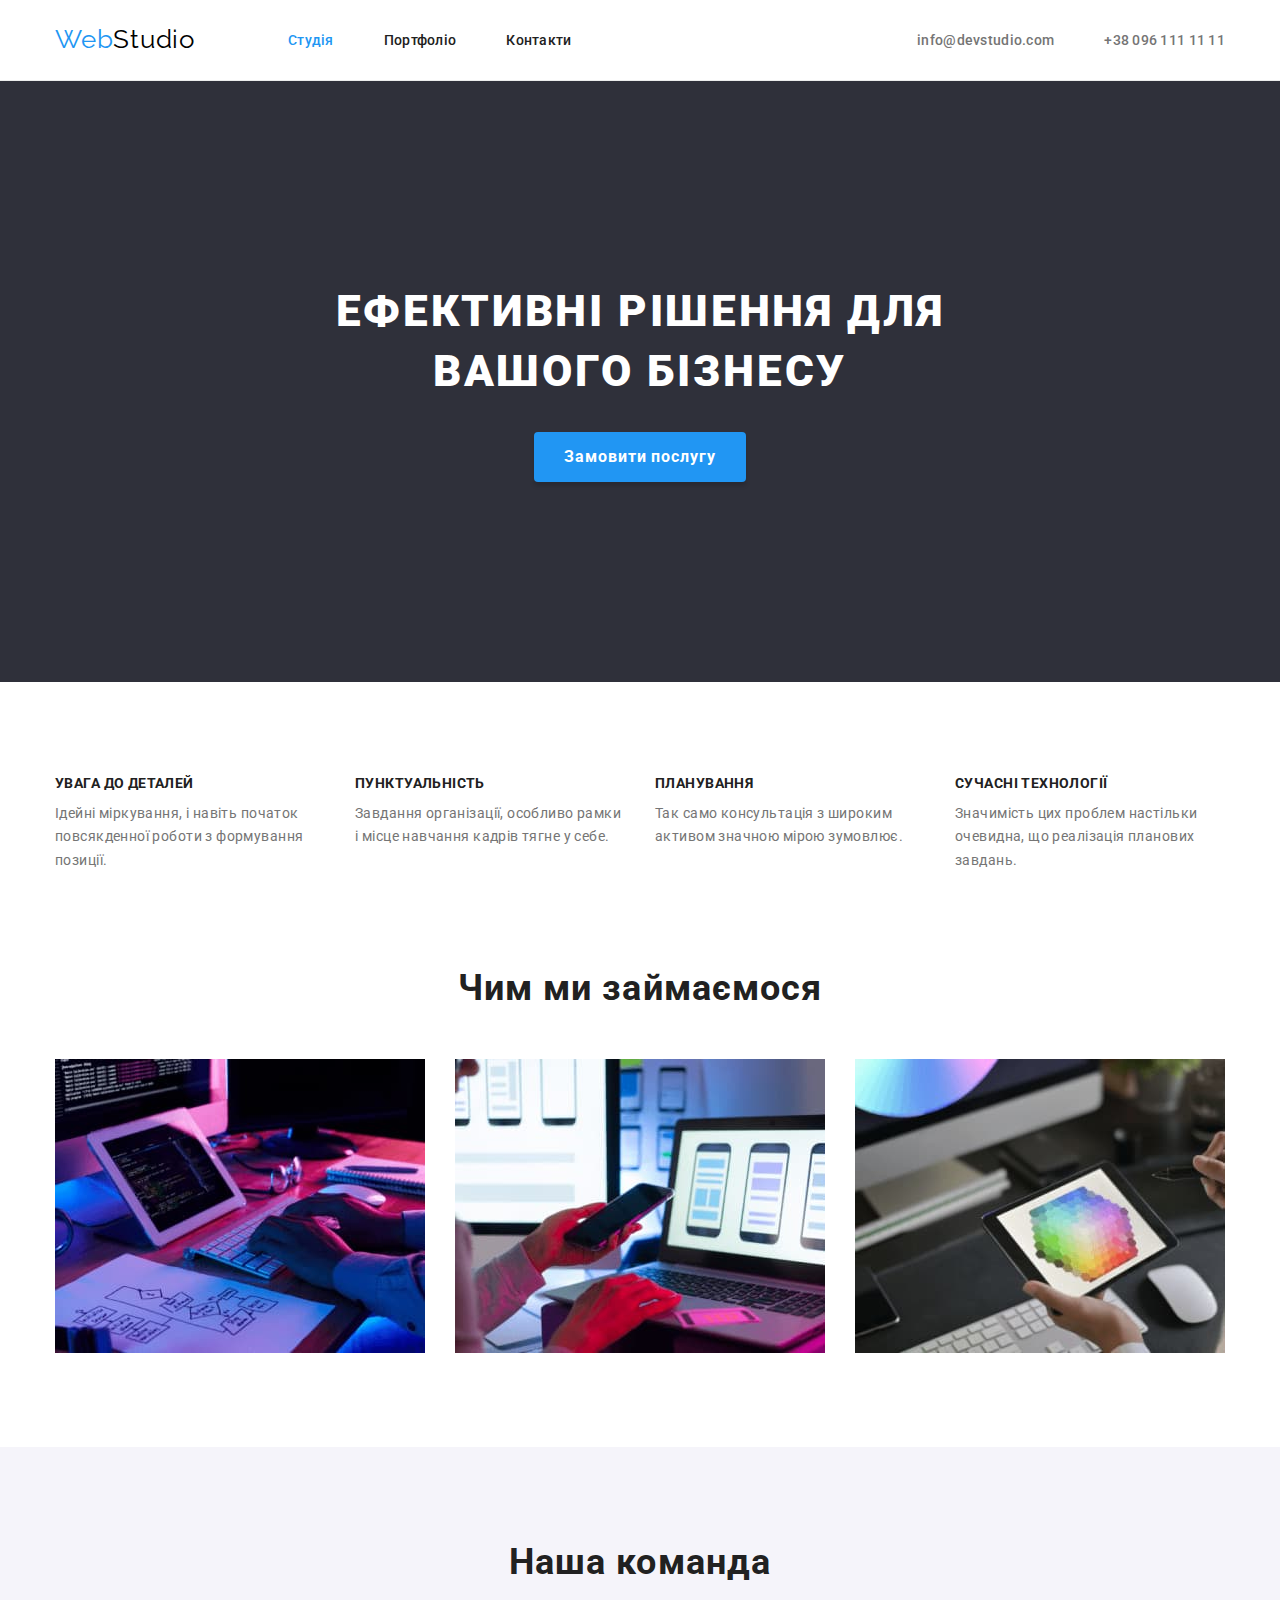
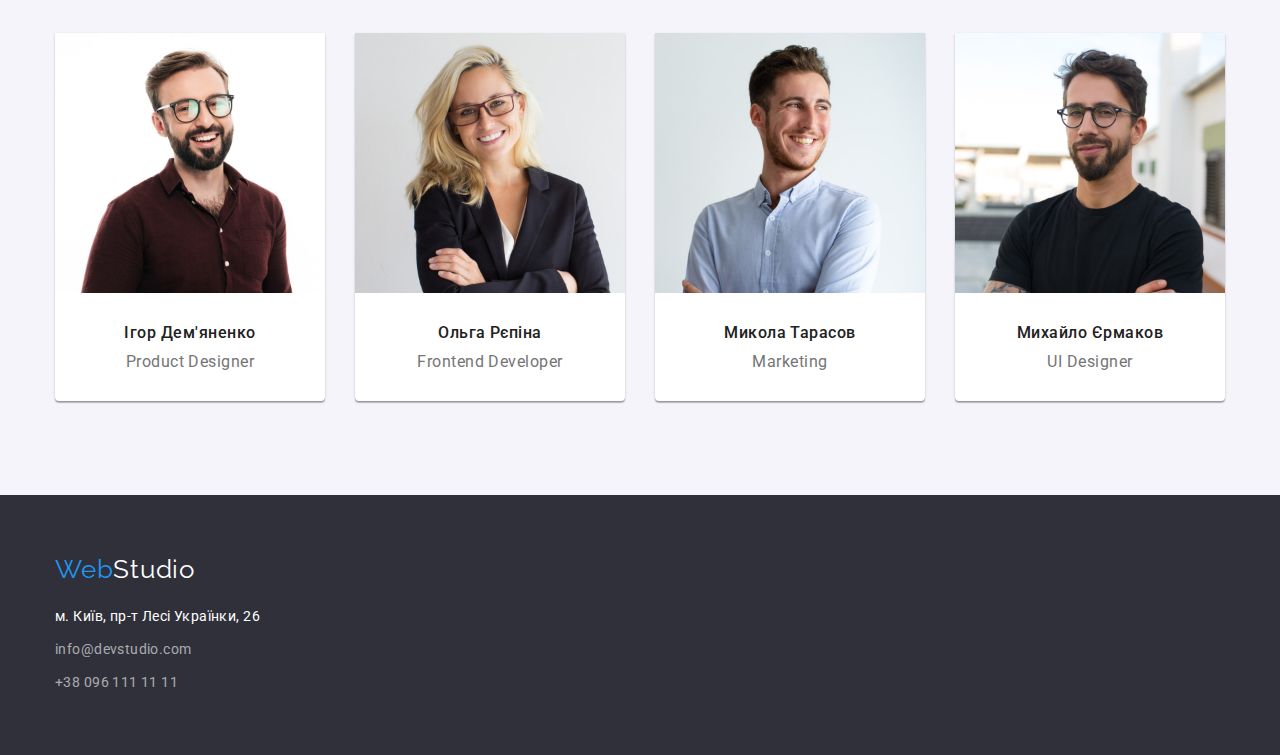
<file: index.html>
<!DOCTYPE html>
<html lang="uk">

<head>
    <meta charset="UTF-8">
    <meta name="viewport" content="width=device-width, initial-scale=1.0">
    <title>WebStudio</title>
    <link rel="stylesheet"
        href="https://cdnjs.cloudflare.com/ajax/libs/modern-normalize/2.0.0/modern-normalize.min.css">
    <link rel="stylesheet" href="./styles.css">
    <link
        href="https://fonts.googleapis.com/css2?family=Raleway:wght@700&family=Roboto:wght@400;500;700;900&display=swap"
        rel="stylesheet">
</head>

<body>

    <header class="border-box">

        <div class="container box-nav">
            <nav class="nav-menu">
                <a href="./index.html" class="logo"><span class="logo-item">Web</span>Studio</a>

                <ul class="list nopadding margine">
                    <li class="list-item"><a href="./index.html" class="link active link-item">Студія</a></li>
                    <li class="list-item"><a href="./portfolio.html" class="link link-item">Портфоліо</a></li>
                    <li class="list-item"><a href="" class="link link-item">Контакти</a></li>
                </ul>
            </nav>

            <ul class="list nav-menu nopadding">
                <li class="list-item"><a href="mailto:info@devstudio.com"
                        class="link address-link">info@devstudio.com</a></li>
                <li class="list-item"><a href="tel:+380961111111" class="link address-link">+38 096 111 11 11</a>
                </li>
            </ul>
        </div>

    </header>


    <main>

        <section class="order ">
            <div class="container">
                <h1 class="order-title">Ефективні рішення для вашого бізнесу</h1>
                <button class="order-button">Замовити послугу</button>
            </div>
        </section>



        <section class="section">
            <div class="container">
                <ul class="future-list list nopadding">
                    <li class="future-item">
                        <h3 class="future-title">Увага до деталей</h3>
                        <p class="future-text">Ідейні міркування, і навіть початок повсякденної роботи з формування
                            позиції.
                        </p>
                    </li>
                    <li class="future-item">
                        <h3 class="future-title">Пунктуальність</h3>
                        <p class="future-text">Завдання організації, особливо рамки і місце навчання кадрів тягне у
                            себе.
                        </p>
                    </li>
                    <li class="future-item">
                        <h3 class="future-title">Планування</h3>
                        <p class="future-text">Так само консультація з широким активом значною мірою зумовлює.</p>
                    </li>
                    <li class="future-item">
                        <h3 class="future-title">Сучасні технології</h3>
                        <p class="future-text">Значимість цих проблем настільки очевидна, що реалізація планових
                            завдань.
                        </p>
                    </li>
                </ul>
            </div>
        </section>
        <section class=" box-future">
            <div class="container">
                <h2 class="work-title">Чим ми займаємося</h2>
                <ul class="work-list list nopadding">
                    <li class="work-item"><img src="./images/img1.jpg" alt="Написання структури" width="370"></li>
                    <li class="work-item"><img src="./images/img2.jpg" alt="Розробка макета" width="370"></li>
                    <li class="work-item"><img src="./images/img3.jpg" alt="Підбір кольорової гами" width="370"></li>
                </ul>
            </div>
        </section>

        <section class="section-team section">
            <div class="container">
                <h2 class="team-title">Наша команда</h2>
                <ul class="list nopadding">
                    <li class="team-list"> <img src="./images/Igor.jpg" alt="Ігор Дем'яненко" width="270">
                        <div class="text-box">
                            <h3 class="team-item">Ігор Дем'яненко</h3>
                            <p lang="en" class="team-text">Product Designer</p>
                        </div>
                    </li>
                    <li class="team-list"><img src="./images/Olga.jpg" alt="Ольга Рєпіна" width="270">
                        <div class="text-box">
                            <h3 class="team-item">Ольга Рєпіна</h3>
                            <p lang="en" class="team-text">Frontend Developer</p>
                        </div>
                    </li>
                    <li class="team-list"><img src="./images/Mykola.jpg" alt="Микола Тарасов" width="270">
                        <div class="text-box">
                            <h3 class="team-item">Микола Тарасов</h3>
                            <p lang="en" class="team-text">Marketing</p>
                        </div>

                    </li>
                    <li class="team-list"><img src="./images/Mykhailo.jpg" alt="Михайло Єрмаков" width="270">
                        <div class="text-box">
                            <h3 class="team-item">Михайло Єрмаков</h3>
                            <p lang="en" class="team-text">UI Designer</p>
                        </div>
                    </li>
                </ul>
            </div>

        </section>
    </main>
    <footer class="footer">
        <div class="container"> <a href="./index.html" class="logo-footer"><span
                    class="logo-item">Web</span>Studio</a>
            <address class="nopadding">
                <p class="address-text">м. Київ, пр-т Лесі Українки, 26</p>
                <ul class="footer-list nopadding">
                    <li class="footer-item"><a href="mailto:info@devstudio.com"
                            class="link address-item">info@devstudio.com</a></li>
                    <li class="footer-item"><a href="tel:+380961111111" class="link address-item">+38 096 111 11 11</a>
                    </li>
                </ul>
            </address>
        </div>

    </footer>
</body>

</html>
</file>
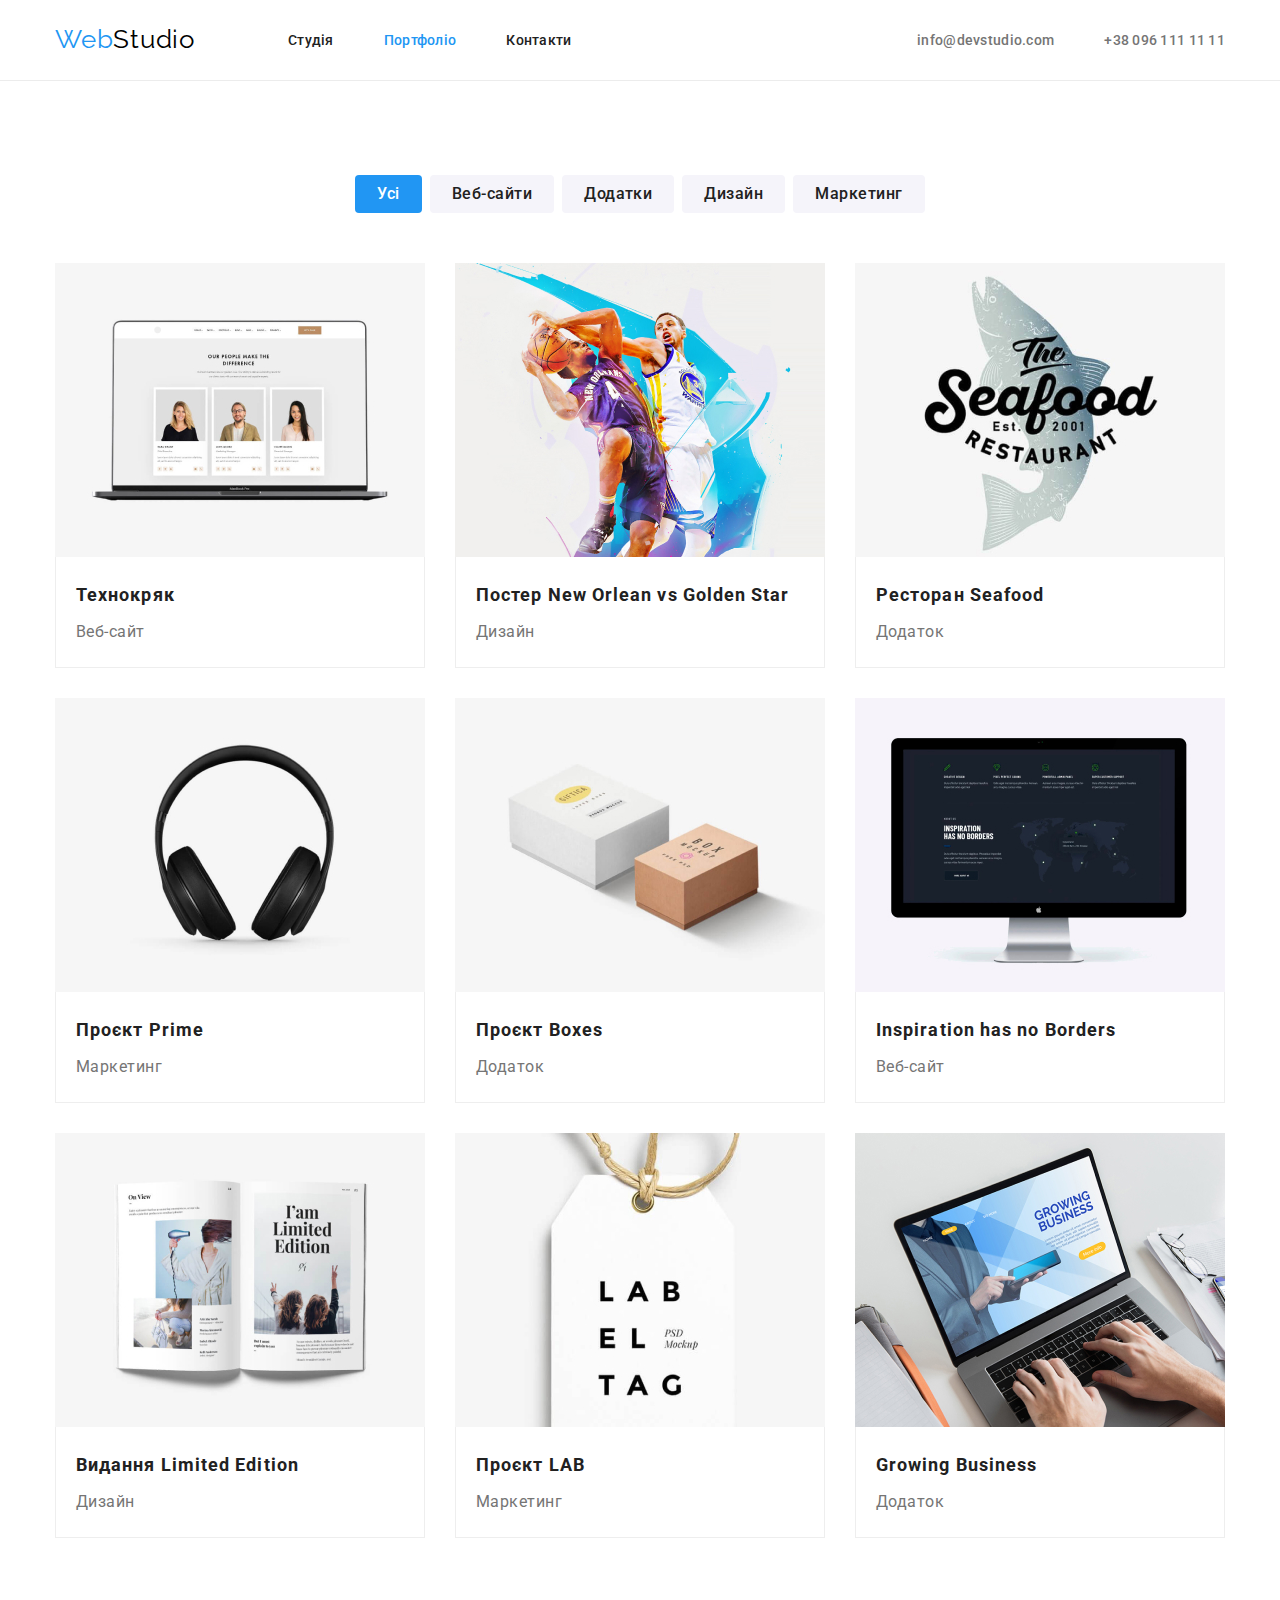
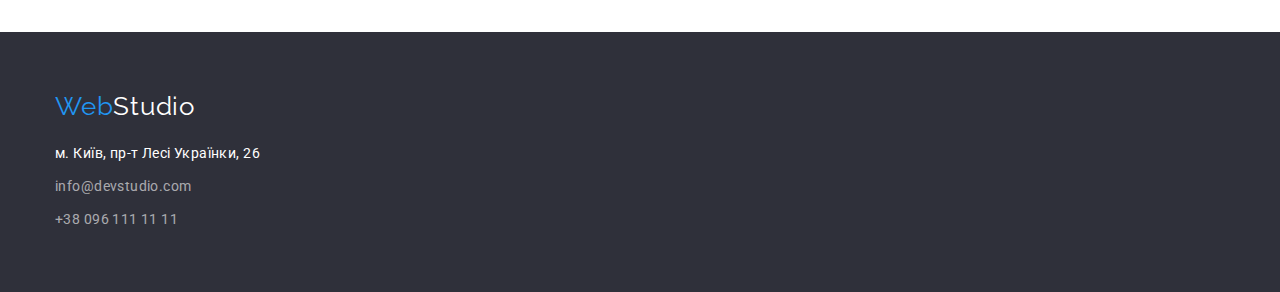
<file: portfolio.html>
<!DOCTYPE html>
<html lang="uk">

<head>
    <meta charset="UTF-8">
    <meta name="viewport" content="width=device-width, initial-scale=1.0">
    <title>Portfolio</title>
    <link rel="stylesheet"
        href="https://cdnjs.cloudflare.com/ajax/libs/modern-normalize/2.0.0/modern-normalize.min.css">
    <link rel="stylesheet" href="./styles.css">
    <link
        href="https://fonts.googleapis.com/css2?family=Raleway:wght@700&family=Roboto:wght@400;500;700;900&display=swap"
        rel="stylesheet">
</head>

<body>
    <header class="border-box">
        <div class="container box-nav">
            <nav class="nav-menu">
                <a href="./index.html" class="logo"><span class="logo-item">Web</span>Studio</a>

                <ul class="list nopadding margine">
                    <li class="list-item"><a href="./index.html" class="link">Студія</a></li>
                    <li class="list-item"><a href="./portfolio.html" class="link active">Портфоліо</a></li>
                    <li class="list-item"><a href="" class="link">Контакти</a></li>
                </ul>
            </nav>

            <ul class="list nav-menu nopadding">
                <li class="list-item"><a href="mailto:info@devstudio.com"
                        class="link address-link">info@devstudio.com</a></li>
                <li class="list-item"><a href="tel:+380961111111" class="link address-link ">+38 096 111 11 11</a></li>
            </ul>
        </div>
    </header>
    <main>
        <section class="section">
            <div class="container">
                <ul class="list button-list">
                    <li class="button-item"> <button class="button-main current">Усі</button></li>
                    <li class="button-item"> <button class="button-main">Веб-сайти</button></li>
                    <li class="button-item"> <button class="button-main">Додатки</button></li>
                    <li class="button-item"> <button class="button-main">Дизайн</button></li>
                    <li class="button-item"> <button class="button-main">Маркетинг</button></li>
                </ul>
                <ul class="list nopadding card-set">
                    <li class="card-portfolio"> <a href="" class="card-link"><img src="./images/img01.jpg"
                                alt="Веб-сайт Технокряк" width="370">
                            <div class="card-content">
                                <h3 class="card-title">Технокряк</h3>
                                <p class="card-sub">Веб-сайт</p>
                            </div>
                        </a>

                    </li>
                    <li class="card-portfolio"> <a href="" class="card-link"><img src="./images/img02.jpg"
                                alt="Дизайн постера" width="370">
                            <div class="card-content">
                                <h3 class="card-title">Постер New Orlean vs Golden Star</h3>
                                <p class="card-sub">Дизайн</p>
                            </div>
                        </a>

                    </li>
                    <li class="card-portfolio"> <a href="" class="card-link"><img src="./images/img03.jpg"
                                alt="Додаток ресторану" width="370">
                            <div class="card-content">
                                <h3 class="card-title">Ресторан Seafood</h3>
                                <p class="card-sub">Додаток</p>
                            </div>
                        </a>

                    </li>
                    <li class="card-portfolio"><a href="" class="card-link"><img src="./images/img04.jpg"
                                alt="Маркетинг проєкту" width="370">
                            <div class="card-content">
                                <h3 class="card-title">Проєкт Prime</h3>
                                <p class="card-sub">Маркетинг</p>
                            </div>
                        </a>

                    </li>
                    <li class="card-portfolio"> <a href="" class="card-link"><img src="./images/img05.jpg"
                                alt="Додаток проєкту Boxes" width="370">
                            <div class="card-content">
                                <h3 class="card-title">Проєкт Boxes</h3>
                                <p class="card-sub">Додаток</p>
                            </div>
                        </a>

                    </li>
                    <li class="card-portfolio"><a href="" class="card-link"><img src="./images/img06.jpg"
                                alt="Веб-сайт Inspiration has no Borders" width="370">
                            <div class="card-content">
                                <h3 class="card-title">Inspiration has no Borders</h3>
                                <p class="card-sub">Веб-сайт</p>
                            </div>
                        </a>
                    </li>
                    <li class="card-portfolio"> <a href="" class="card-link"><img src="./images/img07.jpg"
                                alt="Дизайн видання" width="370">
                            <div class="card-content">
                                <h3 class="card-title">Видання Limited Edition</h3>
                                <p class="card-sub">Дизайн</p>
                            </div>
                        </a>
                    </li>
                    <li class="card-portfolio"><a href="" class="card-link"><img src="./images/img08.jpg"
                                alt="Маркетинг Проєкту LAB" width="370">
                            <div class="card-content">
                                <h3 class="card-title">Проєкт LAB</h3>
                                <p class="card-sub">Маркетинг</p>
                            </div>
                        </a>
                    </li>
                    <li class="card-portfolio"><a href="" class="card-link"><img src="./images/img09.jpg"
                                alt="Додаток Growing Business" width="370">
                            <div class="card-content">
                                <h3 class="card-title">Growing Business</h3>
                                <p class="card-sub">Додаток</p>
                            </div>
                        </a>
                    </li>
                </ul>
            </div>
        </section>
    </main>

    <footer class="footer ">
        <div class="container">
            <a href="./index.html" class="logo-footer"><span class="logo-item">Web</span>Studio</a>
            <address class="nopadding">
                <p class="address-text">м. Київ, пр-т Лесі Українки, 26</p>
                <ul class="footer-list nopadding">
                    <li class="footer-item"><a href="mailto:info@devstudio.com"
                            class="link address-item">info@devstudio.com</a></li>
                    <li class="footer-item"><a href="tel:+380961111111" class="link address-item">+38 096 111 11 11</a>
                    </li>
                </ul>
            </address>
        </div>
    </footer>
</body>

</html>
</file>
<file: styles.css>
:root {
    --text-color: #757575;
    --title-color: #212121;
    --background-color: #2F303A;
    --accent-color: #2196F3;
    --accent-text-color: #FFFFFF;
}

html {
    box-sizing: border-box;
}

*,
*::before,
*::after {
    box-sizing: inherit;
}

h1,
h2,
h3,
h4,
p {
    margin-top: 0;
    margin-bottom: 0;
}

body {
    font-family: 'Roboto', sans-serif;
    color: var(--title-color);
    background-color: var(--accent-text-color);
}

.container {
    width: 1200px;
    margin: 0px auto;
    padding: 0px 15px;
}

.section {
    padding-top: 94px;
    padding-bottom: 94px;
}

.nopadding {
    padding: 0px;
}

img {
    display: block;
}

/* Заголовки */
.work-title,
.team-title {
    font-size: 36px;
    line-height: 1.17;
    letter-spacing: 0.03em;
    text-align: center;
    font-style: normal;
    font-weight: 700;
    color: var(--title-color);
    margin-bottom: 50px;
}

.future-title {
    font-size: 14px;
    line-height: 1.14;
    letter-spacing: 0.03em;
    text-transform: uppercase;
    margin-bottom: 10px;
}

/* Списки */
.work-list .work-item+.work-item {
    margin-left: 30px;
}

.work-list {
    justify-content: center;
}

.team-item {
    color: var(--title-color);
    font-size: 16px;
    font-style: normal;
    font-weight: 500;
    line-height: normal;
    letter-spacing: 0.48px;
    margin-bottom: 10px;
}


.team-list {
    border-radius: 0px 0px 4px 4px;
    background: #FFF;
    box-shadow: 0px 2px 1px 0px rgba(0, 0, 0, 0.20), 0px 1px 1px 0px rgba(0, 0, 0, 0.14), 0px 1px 3px 0px rgba(0, 0, 0, 0.12);
}

.list .team-list+.team-list {
    margin-left: 30px;
}

.future-list .future-item+.future-item {
    margin-left: 30px;
}

.future-item {
    width: 270px;
}

.list {
    display: flex;
    list-style: none;
    margin-top: 0px;
    margin-bottom: 0px;
}



/* Абзац */
.future-text {

    font-size: 14px;
    line-height: 1.7;
    letter-spacing: 0.03em;
    color: var(--text-color);
    font-style: normal;
    font-weight: 400;

}

.team-text {
    color: var(--text-color);
    font-family: Roboto;
    font-size: 16px;
    line-height: normal;
    letter-spacing: 0.48px;
}




/* Герой */

.order {
    background-color: var(--background-color);
    text-align: center;
    padding-top: 200px;
    padding-bottom: 200px;
}

.order-title {
    display: block;
    align-content: center;
    width: 700px;
    font-size: 44px;
    line-height: 1.37;
    letter-spacing: 0.06em;
    color: var(--accent-text-color);
    text-transform: uppercase;
    font-weight: 900;
    margin-left: auto;
    margin-right: auto;

}

.order-button {
    border-radius: 4px;
    color: var(--accent-text-color);
    box-shadow: 0px 4px 4px 0px rgba(0, 0, 0, 0.15);
    font-size: 16px;
    font-style: normal;
    font-weight: 700;
    line-height: 1.88;
    letter-spacing: 0.96px;
    background-color: var(--accent-color);
    padding: 10px 30px;
    margin-top: 30px;
    border-style: none;
}

/* Логотип */
.logo {
    display: block;
    padding: 0;
    font-family: Raleway;
    font-size: 26px;
    letter-spacing: 0.78px;
    text-decoration: none;
    color: #000;
    padding-top: 25px;
    padding-bottom: 25px;

}

.logo-footer {
    display: block;
    margin-bottom: 20px;
    font-family: Raleway;
    font-size: 26px;
    letter-spacing: 0.78px;
    text-decoration: none;
    color: var(--accent-text-color);
}

.logo-item {
    color: var(--accent-color);
}

/* Ссылки */
.link {
    color: var(--title-color);
    font-size: 14px;
    font-style: normal;
    font-weight: 500;
    line-height: normal;
    letter-spacing: 0.28px;
    text-decoration: none;
}

.address-link {
    display: block;
    color: var(--text-color);
    font-size: 14px;
    font-weight: 500;
    line-height: normal;
    letter-spacing: 0.28px;
    text-decoration: none;
    padding-top: 32px;
    padding-bottom: 32px;

}

.link:hover,
.link:focus {
    color: var(--accent-color);
}

.link-item {
    display: block;
    padding: 32px 0px;
}

/* Футер */
.footer {
    background-color: var(--background-color);
    padding: 60px 0px;
}

.footer-item {
    display: block;
}

.footer-list .footer-item+.footer-item {
    margin-top: 9px;
}


.footer-list {
    list-style: none;
    display: block;
    margin: 9px 0px 0px 0px;
}

.address-text {
    color: var(--accent-text-color);
    font-size: 14px;
    line-height: 1.71;
    letter-spacing: 0.42px;
    font-style: normal;
}

.address-item {
    color: rgba(255, 255, 255, 0.60);
    font-size: 14px;
    line-height: 1.71;
    letter-spacing: 0.42px;
    font-style: normal;
    font-weight: 400;
    text-decoration: none;

}

/* Портфоліо */
.active {
    color: var(--accent-color);
}

.button-list {
    display: flex;
    justify-content: center;
    margin-bottom: 50px;
    padding: 0px;

}

.button-list .button-item+.button-item {
    margin-left: 8px;
}

.button-main {
    padding: 6px 22px;
    border-style: none;
    font-size: 16px;
    font-weight: 500;
    line-height: 1.63;
    letter-spacing: 0.48px;
    color: var(--title-color);
    border-radius: 4px;
    background: #F5F4FA;
    font-style: normal;
}

.button-main:hover,
.button-main:focus {
    background-color: var(--accent-color);
    color: var(--accent-text-color);
}

.current {
    background-color: var(--accent-color);
    color: var(--accent-text-color);
}

.card-set {
    width: 1200px;

    display: flex;
    flex-wrap: wrap;
    flex-basis: calc(100% / 3 -30px);
    align-items: center;
    margin-top: -30px;
    margin-left: -30px;
}


.card-portfolio {
    width: 370px;
    flex-shrink: 0;
    margin-top: 30px;
    margin-left: 30px;
}

.card-content {
    padding: 20px 20px;
    border: 1px solid #EEE;
    border-top: none;
    background-color: var(--accent-text-color);
}

/* .card-set .card-portfolio+.card-portfolio {
    margin-bottom: 30px;
    margin-left: 30px;
} */

.card-title {
    color: var(--title-color);
    font-size: 18px;
    font-style: normal;
    font-weight: 700;
    line-height: 2;
    letter-spacing: 1.08px;
    text-decoration: none;
    margin-bottom: 4px;
}

.card-link {
    text-decoration: none;
}

.card-sub {
    font-size: 16px;
    font-style: normal;
    font-weight: 400;
    line-height: 1.88;
    letter-spacing: 0.48px;
    color: var(--text-color);
}

.section-team {
    background-color: #F5F4FA;
    text-align: center;
    display: flex
}

/* Контейнеры */

.box-nav {
    display: flex;
    justify-content: space-between;
}

.border-box {
    border-bottom: 1px solid #ECECEC;
}

.nav-menu {
    display: flex;
    align-items: center;
}


.box-future {
    padding-bottom: 94px;
}

.text-box {
    padding: 30px 30px;
}


.box-nav .list-item+.list-item {
    margin-left: 50px;
}

.margine {
    margin-left: 93px;
}
</file>
